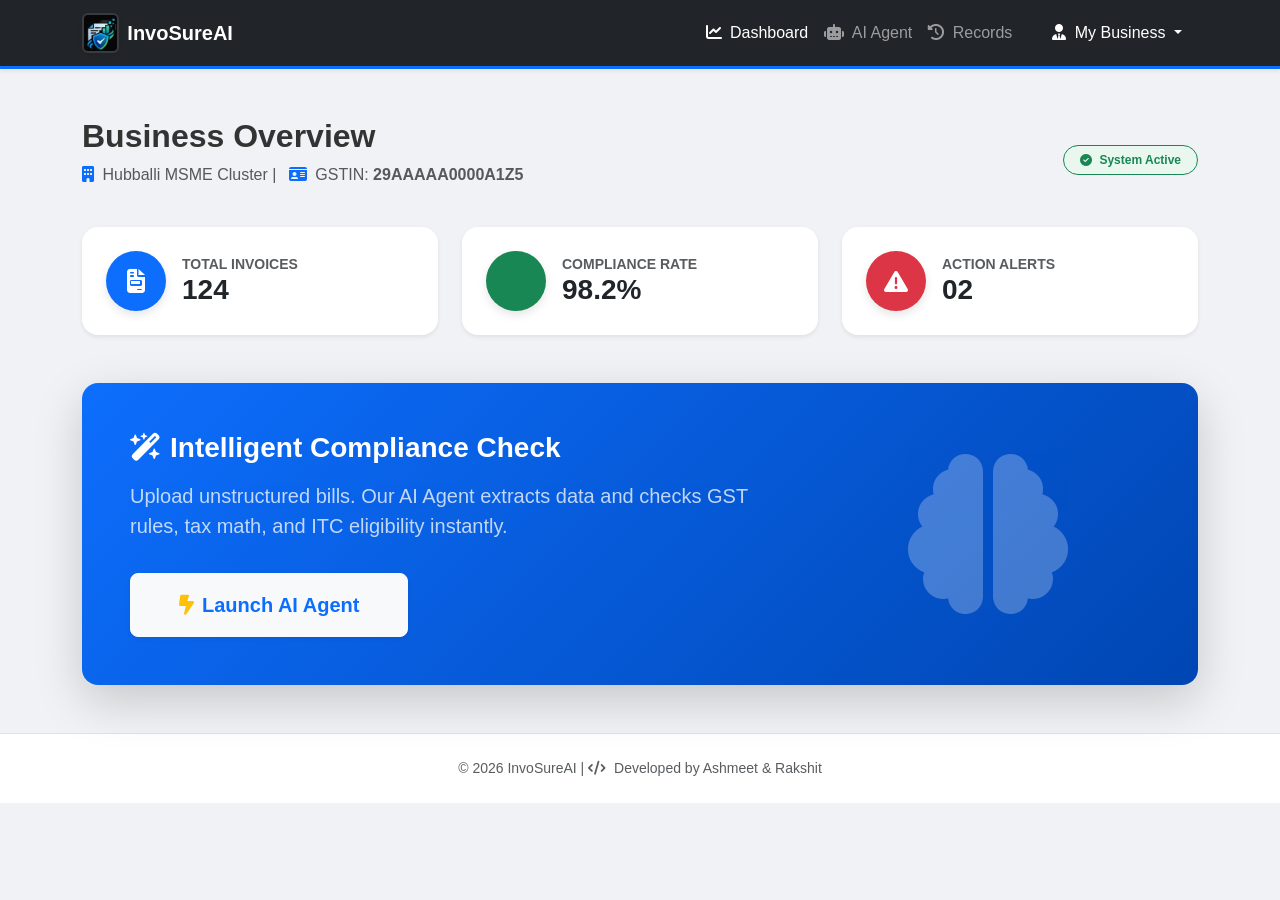
<file: frontend/index.html>
<!DOCTYPE html>
<html lang="en">
<head>
    <meta charset="UTF-8">
    <meta name="viewport" content="width=device-width, initial-scale=1.0">
    <title>InvoSureAI | MSME Dashboard</title>
    
    <link rel="icon" type="image/png" href="assets/images/logo1.png">

    <link href="https://cdn.jsdelivr.net/npm/bootstrap@5.3.0/dist/css/bootstrap.min.css" rel="stylesheet">
    
    <link rel="stylesheet" href="https://cdnjs.cloudflare.com/ajax/libs/font-awesome/6.4.0/css/all.min.css">
    
    <link rel="stylesheet" href="style.css">
</head>
<body>

<nav class="navbar navbar-expand-lg navbar-dark bg-dark shadow-sm py-2">
    <div class="container">
        <a class="navbar-brand fw-bold d-flex align-items-center" href="index.html">
            <img src="assets/images/logo1.png" alt="InvoSureAI Logo" height="40" class="me-2 rounded shadow-sm">
            InvoSureAI
        </a>
        <button class="navbar-toggler" type="button" data-bs-toggle="collapse" data-bs-target="#navbarNav">
            <span class="navbar-toggler-icon"></span>
        </button>
        <div class="collapse navbar-collapse" id="navbarNav">
            <ul class="navbar-nav ms-auto align-items-center">
                <li class="nav-item">
                    <a class="nav-link active" href="index.html"><i class="fas fa-chart-line me-1"></i> Dashboard</a>
                </li>
                <li class="nav-item">
                    <a class="nav-link" href="analyze.html"><i class="fas fa-robot me-1"></i> AI Agent</a>
                </li>
                <li class="nav-item">
                    <a class="nav-link" href="history.html"><i class="fas fa-history me-1"></i> Records</a>
                </li>
                <li class="nav-item dropdown ms-lg-3">
                    <a class="nav-link dropdown-toggle btn btn-outline-primary btn-sm text-white px-3" href="#" id="userDropdown" role="button" data-bs-toggle="dropdown">
                        <i class="fas fa-user-tie me-1"></i> My Business
                    </a>
                    <ul class="dropdown-menu dropdown-menu-end shadow border-0 mt-2">
                        <li><div class="dropdown-header fw-bold text-dark">Sharma Electronics</div></li>
                        <li><a class="dropdown-item" href="#"><i class="fas fa-cog me-2"></i>Settings</a></li>
                        <li><hr class="dropdown-divider"></li>
                        <li><a class="dropdown-item text-danger" href="login.html"><i class="fas fa-sign-out-alt me-2"></i>Logout</a></li>
                    </ul>
                </li>
            </ul>
        </div>
    </div>
</nav>

<div class="container mt-5">
    <div class="row mb-4 align-items-center">
        <div class="col-md-8">
            <h2 class="fw-bold">Business Overview</h2>
            <p class="text-muted">
                <i class="fas fa-building me-1 text-primary"></i> Hubballi MSME Cluster 
                | <i class="fas fa-id-card ms-2 me-1 text-primary"></i> GSTIN: <span class="fw-bold">29AAAAA0000A1Z5</span>
            </p>
        </div>
        <div class="col-md-4 text-md-end">
            <div class="badge bg-success-light text-success p-2 px-3 rounded-pill border border-success">
                <i class="fas fa-check-circle me-1"></i> System Active
            </div>
        </div>
    </div>

    <div class="row g-4">
        <div class="col-md-4">
            <div class="card stat-card border-0 shadow-sm p-4 h-100">
                <div class="d-flex align-items-center">
                    <div class="icon-circle bg-primary text-white me-3">
                        <i class="fas fa-file-invoice"></i>
                    </div>
                    <div>
                        <h6 class="text-muted mb-0 small text-uppercase fw-bold">Total Invoices</h6>
                        <h3 class="fw-bold mb-0">124</h3>
                    </div>
                </div>
            </div>
        </div>
        
        <div class="col-md-4">
            <div class="card stat-card border-0 shadow-sm p-4 h-100">
                <div class="d-flex align-items-center">
                    <div class="icon-circle bg-success text-white me-3">
                        <i class="fas fa-shield-check"></i>
                    </div>
                    <div>
                        <h6 class="text-muted mb-0 small text-uppercase fw-bold">Compliance Rate</h6>
                        <h3 class="fw-bold mb-0">98.2%</h3>
                    </div>
                </div>
            </div>
        </div>

        <div class="col-md-4">
            <div class="card stat-card border-0 shadow-sm p-4 h-100">
                <div class="d-flex align-items-center">
                    <div class="icon-circle bg-danger text-white me-3">
                        <i class="fas fa-triangle-exclamation"></i>
                    </div>
                    <div>
                        <h6 class="text-muted mb-0 small text-uppercase fw-bold">Action Alerts</h6>
                        <h3 class="fw-bold mb-0">02</h3>
                    </div>
                </div>
            </div>
        </div>
    </div>

    <div class="row mt-5">
        <div class="col-md-12">
            <div class="ai-cta-box p-5 text-white rounded-4 shadow-lg position-relative overflow-hidden bg-primary-gradient border-0">
                <div class="row align-items-center">
                    <div class="col-md-8 position-relative" style="z-index: 2;">
                        <h3 class="fw-bold mb-3"><i class="fas fa-wand-magic-sparkles me-2"></i>Intelligent Compliance Check</h3>
                        <p class="lead opacity-75">Upload unstructured bills. Our AI Agent extracts data and checks GST rules, tax math, and ITC eligibility instantly.</p>
                        <a href="analyze.html" class="btn btn-light btn-lg mt-3 px-5 py-3 fw-bold shadow-sm hover-up text-primary">
                            <i class="fas fa-bolt-lightning me-2 text-warning"></i>Launch AI Agent
                        </a>
                    </div>
                    <div class="col-md-4 text-center d-none d-md-block opacity-25">
                        <i class="fas fa-brain fa-10x"></i>
                    </div>
                </div>
            </div>
        </div>
    </div>
</div>

<footer class="mt-5 py-4 text-center text-muted border-top bg-white">
    <p class="small mb-0">&copy; 2026 InvoSureAI | <i class="fas fa-code me-1"></i> Developed by Ashmeet & Rakshit</p>
</footer>

<script src="script.js"></script>

<script src="https://cdn.jsdelivr.net/npm/bootstrap@5.3.0/dist/js/bootstrap.bundle.min.js"></script>
</body>
</html>
</file>
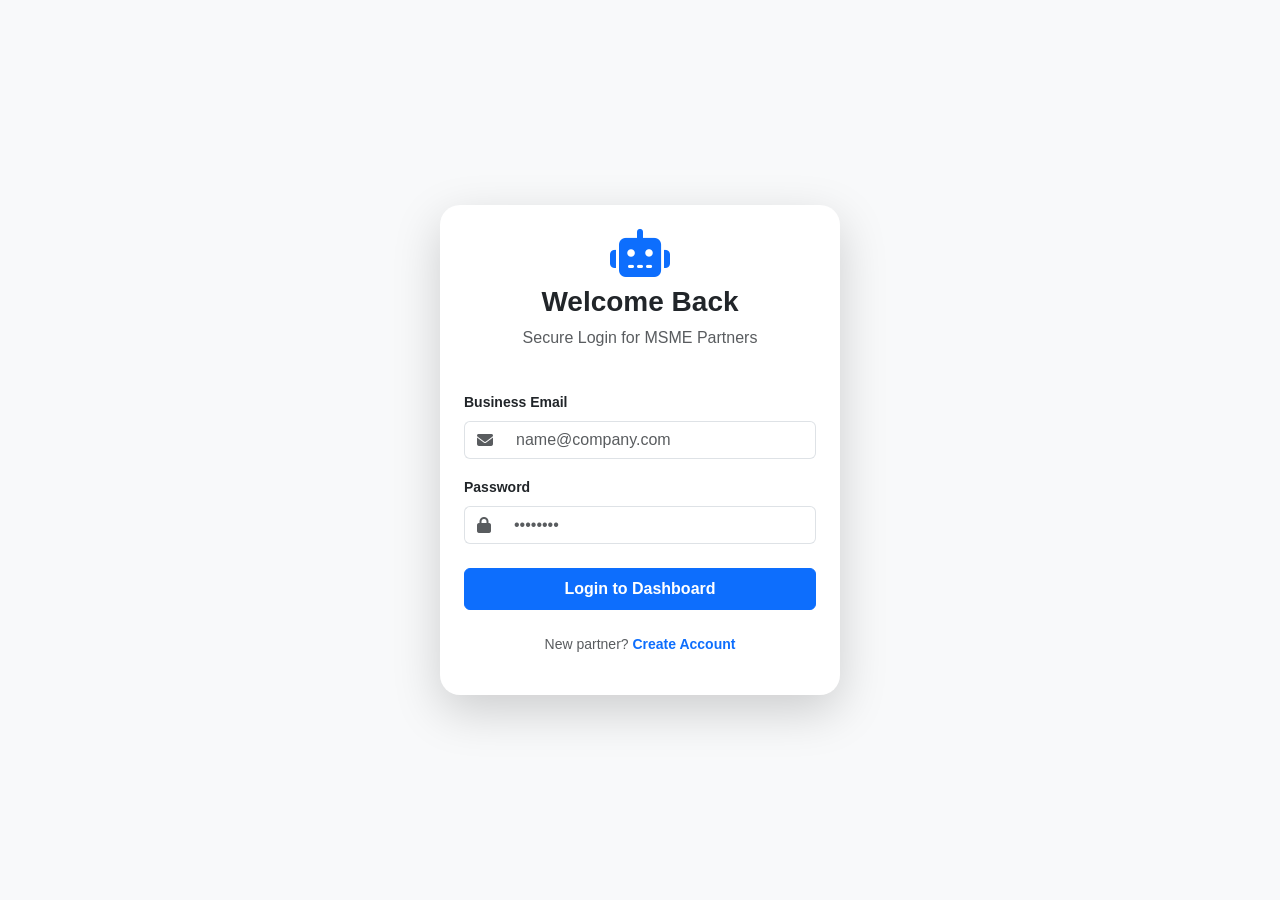
<file: frontend/login.html>
<!DOCTYPE html>
<html lang="en">
<head>
    <meta charset="UTF-8">
    <title>InvoSureAI | Login</title>
    <link href="https://cdn.jsdelivr.net/npm/bootstrap@5.3.0/dist/css/bootstrap.min.css" rel="stylesheet">
    <link rel="stylesheet" href="https://cdnjs.cloudflare.com/ajax/libs/font-awesome/6.4.0/css/all.min.css">
    <link rel="stylesheet" href="style.css">
</head>
<body class="bg-light">
    <div class="container d-flex justify-content-center align-items-center vh-100">
        <div class="card shadow-lg border-0 p-4" style="width: 100%; max-width: 400px; border-radius: 20px;">
            <div class="text-center mb-4">
                <i class="fas fa-robot fa-3x text-primary mb-2"></i>
                <h3 class="fw-bold">Welcome Back</h3>
                <p class="text-muted">Secure Login for MSME Partners</p>
            </div>
            <form id="loginForm">
                <div class="mb-3">
                    <label class="form-label small fw-bold">Business Email</label>
                    <div class="input-group">
                        <span class="input-group-text bg-white border-end-0"><i class="fas fa-envelope text-muted"></i></span>
                        <input type="email" class="form-control border-start-0" placeholder="name@company.com" required>
                    </div>
                </div>
                <div class="mb-3">
                    <label class="form-label small fw-bold">Password</label>
                    <div class="input-group">
                        <span class="input-group-text bg-white border-end-0"><i class="fas fa-lock text-muted"></i></span>
                        <input type="password" class="form-control border-start-0" placeholder="••••••••" required>
                    </div>
                </div>
                <button type="submit" class="btn btn-primary w-100 py-2 fw-bold mt-2">Login to Dashboard</button>
            </form>
            <div class="text-center mt-4">
                <p class="small text-muted">New partner? <a href="signup.html" class="text-primary fw-bold text-decoration-none">Create Account</a></p>
            </div>
        </div>
    </div>
</body>
</html>
</file>
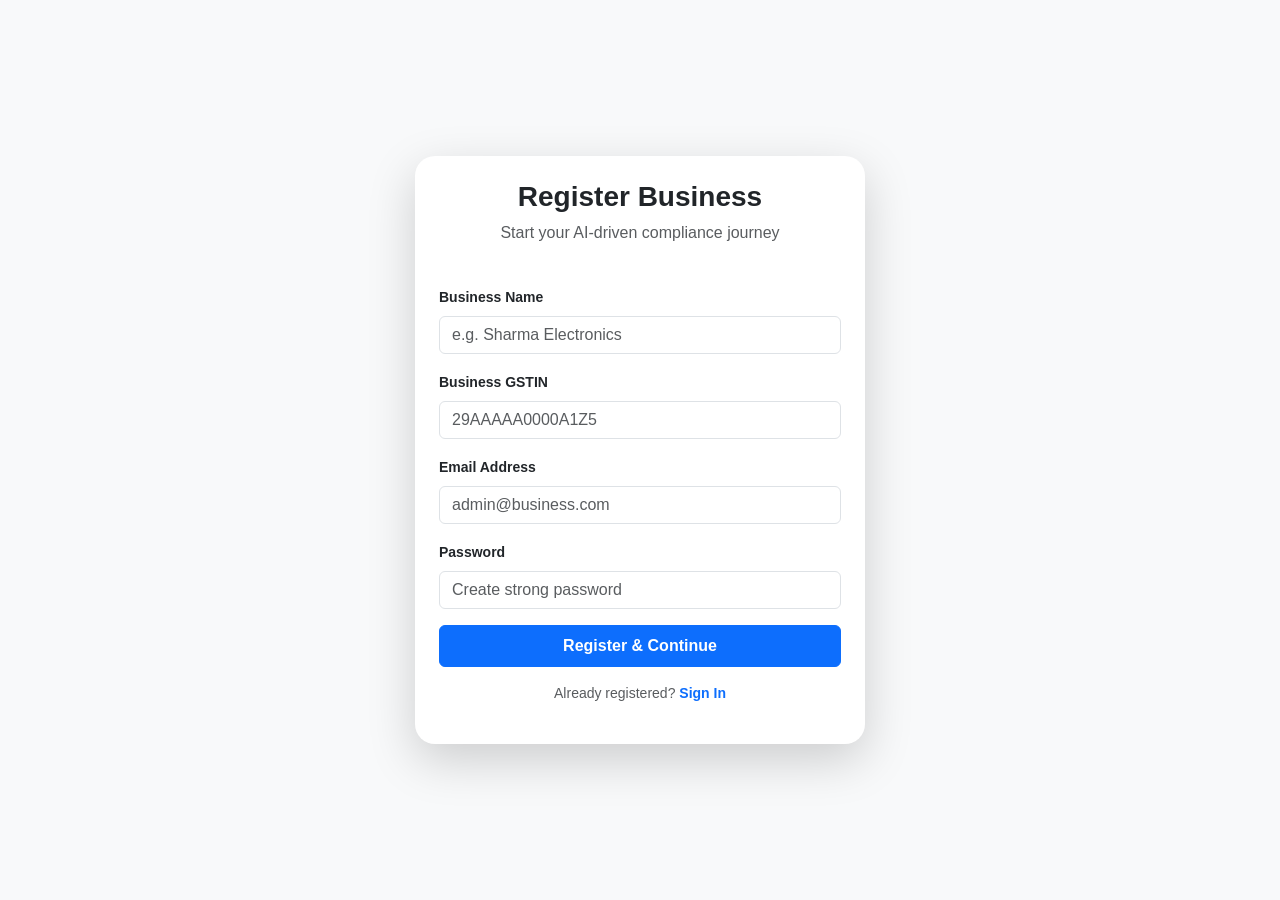
<file: frontend/signup.html>
<!DOCTYPE html>
<html lang="en">
<head>
    <meta charset="UTF-8">
    <title>InvoSureAI | Sign Up</title>
    <link href="https://cdn.jsdelivr.net/npm/bootstrap@5.3.0/dist/css/bootstrap.min.css" rel="stylesheet">
    <link rel="stylesheet" href="https://cdnjs.cloudflare.com/ajax/libs/font-awesome/6.4.0/css/all.min.css">
    <link rel="stylesheet" href="style.css">
</head>
<body class="bg-light">
    <div class="container d-flex justify-content-center align-items-center vh-100">
        <div class="card shadow-lg border-0 p-4" style="width: 100%; max-width: 450px; border-radius: 20px;">
            <div class="text-center mb-4">
                <h3 class="fw-bold">Register Business</h3>
                <p class="text-muted">Start your AI-driven compliance journey</p>
            </div>
            <form id="signupForm">
                <div class="row">
                    <div class="col-md-12 mb-3">
                        <label class="form-label small fw-bold">Business Name</label>
                        <input type="text" class="form-control" placeholder="e.g. Sharma Electronics" required>
                    </div>
                </div>
                <div class="mb-3">
                    <label class="form-label small fw-bold">Business GSTIN</label>
                    <input type="text" class="form-control text-uppercase" placeholder="29AAAAA0000A1Z5" maxlength="15" required>
                </div>
                <div class="mb-3">
                    <label class="form-label small fw-bold">Email Address</label>
                    <input type="email" class="form-control" placeholder="admin@business.com" required>
                </div>
                <div class="mb-3">
                    <label class="form-label small fw-bold">Password</label>
                    <input type="password" class="form-control" placeholder="Create strong password" required>
                </div>
                <button type="submit" class="btn btn-primary w-100 py-2 fw-bold">Register & Continue</button>
            </form>
            <div class="text-center mt-3">
                <p class="small text-muted">Already registered? <a href="login.html" class="text-primary fw-bold text-decoration-none">Sign In</a></p>
            </div>
        </div>
    </div>
</body>
</html>
</file>
<file: frontend/style.css>
/* Custom Styles for InvoSureAI */
:root {
    --primary-blue: #0d6efd;
    --dark-bg: #212529;
    --success-green: #198754;
    --danger-red: #dc3545;
    --glass-white: rgba(255, 255, 255, 0.95);
}

body {
    background-color: #f0f2f5;
    font-family: 'Inter', 'Segoe UI', Roboto, sans-serif;
    color: #333;
}

/* Navbar Enhancements */
.navbar {
    border-bottom: 3px solid var(--primary-blue);
}

.nav-link {
    transition: all 0.3s ease;
}

.nav-link:hover {
    color: #ffc107 !important;
    transform: translateY(-1px);
}

/* Stat Cards & Icon Circles */
.stat-card {
    transition: transform 0.3s ease, box-shadow 0.3s ease;
    border-radius: 16px;
    background: white;
}

.stat-card:hover {
    transform: translateY(-5px);
    box-shadow: 0 12px 24px rgba(0,0,0,0.1) !important;
}

.icon-circle {
    width: 60px;
    height: 60px;
    border-radius: 50%;
    display: flex;
    align-items: center;
    justify-content: center;
    font-size: 1.5rem;
    box-shadow: 0 4px 10px rgba(0,0,0,0.1);
}

/* Light Backgrounds for Badges/Icons */
.bg-primary-light { background-color: #e7f0ff; }
.bg-success-light { background-color: #e9f7ef; }
.bg-danger-light { background-color: #fdeaea; }

/* The AI Gradient Banner */
.bg-primary-gradient {
    background: linear-gradient(135deg, #0d6efd 0%, #0046b3 100%);
    border: none;
}

.hover-up {
    transition: all 0.3s ease;
}

.hover-up:hover {
    transform: scale(1.05);
    box-shadow: 0 10px 20px rgba(0,0,0,0.2) !important;
}

/* Login/Signup Card Styling */
.auth-card {
    border-radius: 24px;
    border: none;
    box-shadow: 0 20px 40px rgba(0,0,0,0.1);
}

/* Upload Zone for Analyze Page */
.upload-zone {
    border: 3px dashed #cbd5e0;
    border-radius: 20px;
    padding: 80px 40px;
    background: #ffffff;
    transition: all 0.3s ease;
}

.upload-zone:hover {
    border-color: var(--primary-blue);
    background-color: #f8fbff;
    cursor: pointer;
}

/* Dropdown Menu Styling */
.dropdown-menu {
    border-radius: 12px;
    padding: 10px;
}

.dropdown-item {
    border-radius: 8px;
    padding: 8px 15px;
}
.navbar-brand img {
    border-radius: 8px; /* Smooth corners */
    background-color: rgba(255, 255, 255, 0.1); /* Subtle background if transparent */
    padding: 2px;
}
</file>
